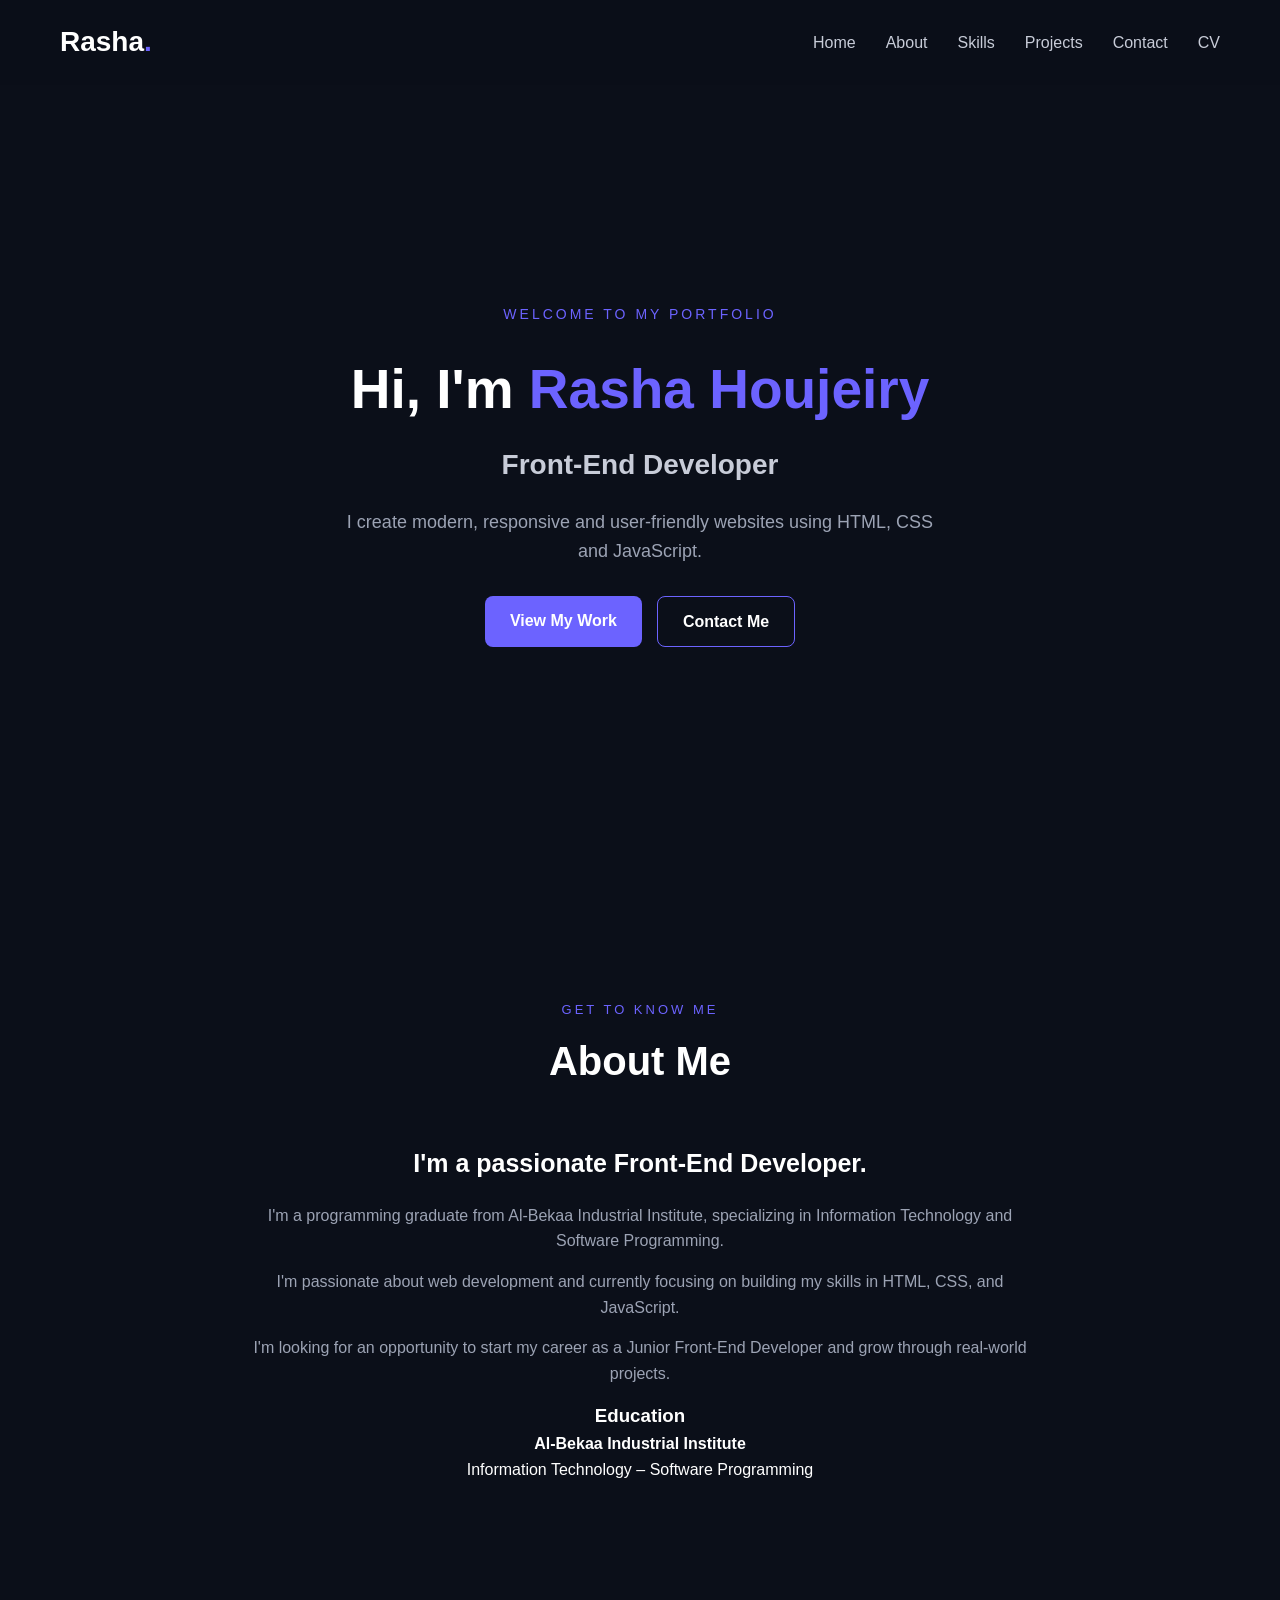
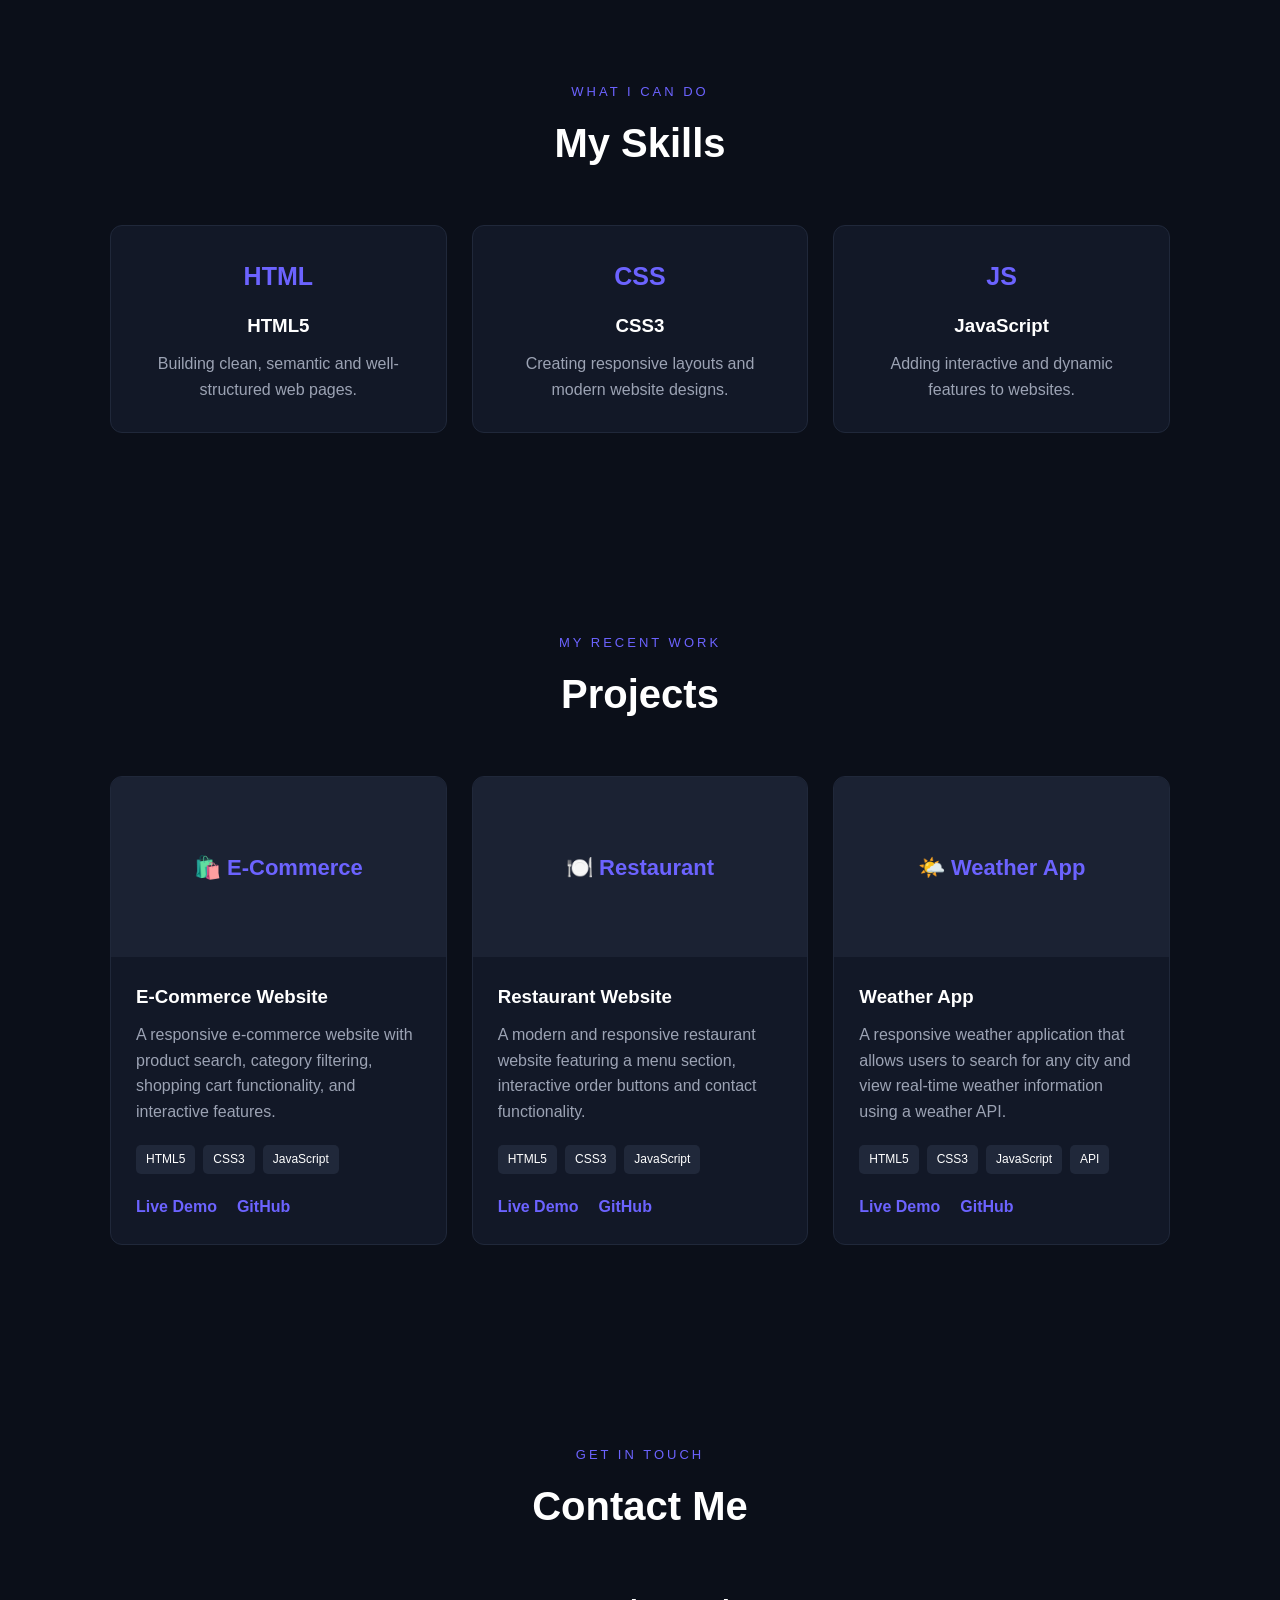
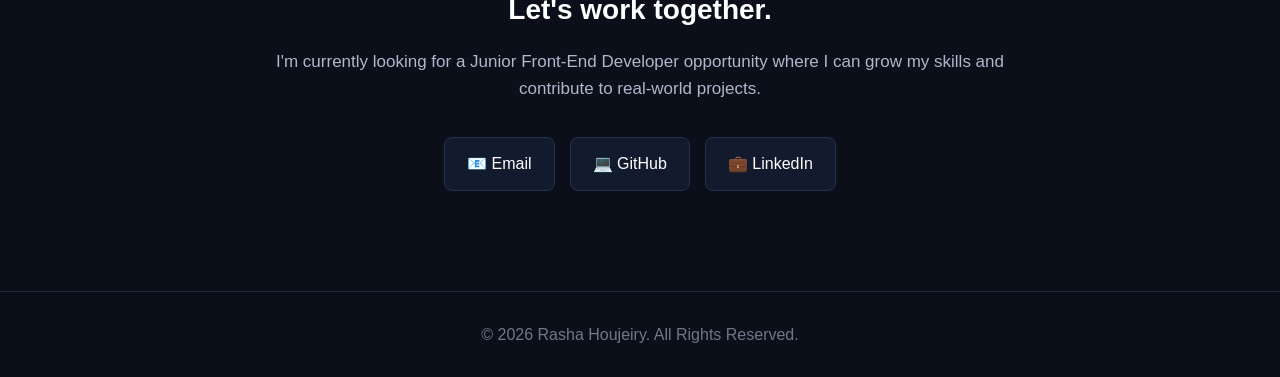
<file: index.html>
<!DOCTYPE html>
<html lang="en">
<head>
    <meta charset="UTF-8">
    <meta name="viewport" content="width=device-width, initial-scale=1.0">
    <title>Rasha Houjeiry | Front-End Developer</title>
    <link rel="stylesheet" href="style.css">
</head>
<body>
    
    <header>
        <nav class="navbar">
            <a href="#" class="logo">Rasha<span>.</span></a>
            <ul class="nav-links">
                <li><a href="#home">Home</a></li>
                <li><a href="#about">About</a></li>
                <li><a href="#skills">Skills</a></li>
                <li><a href="#projects">Projects</a></li>
                <li><a href="#contact">Contact</a></li>
				<li><a href="Rasha-Houjeiry-CV.pdf" target="_blank">CV</a></li>
				
            </ul>
        </nav>
    </header>
 
    <main>
        <section id="home" class="hero">
            <div class="hero-content">
                <p class="small-title">WELCOME TO MY PORTFOLIO</p>
                <h1>
                    Hi, I'm <span>Rasha Houjeiry</span>
                </h1>
                <h2>Front-End Developer</h2>
                <p class="hero-description">
                    I create modern, responsive and user-friendly websites
                    using HTML, CSS and JavaScript.
                </p>
                <div class="hero-buttons">
                    <a href="#projects" class="btn primary-btn">
                        View My Work
                    </a>
                    <a href="#contact" class="btn secondary-btn">
                        Contact Me
                    </a>
                </div>
            </div>
        </section>
 
        <section id="about" class="section">

    <div class="section-title">
        <p>GET TO KNOW ME</p>
        <h2>About Me</h2>
    </div>

    <div class="about-content">

        <div class="about-text">

            <h3>I'm a passionate Front-End Developer.</h3>

            <p>
                I'm a programming graduate from Al-Bekaa Industrial Institute,
                specializing in Information Technology and Software Programming.
            </p>

            <p>
                I'm passionate about web development and currently focusing on
                building my skills in HTML, CSS, and JavaScript.
            </p>

            <p>
                I'm looking for an opportunity to start my career as a Junior
                Front-End Developer and grow through real-world projects.
            </p>

        </div>

        <div class="education">

            <h3>Education</h3>

            <div class="education-card">
                <h4>Al-Bekaa Industrial Institute</h4>
                <p>Information Technology – Software Programming</p>
            </div>

        </div>

    </div>

</section>
         
    
        <section id="skills" class="section skills-section">

    <div class="section-title">
        <p>WHAT I CAN DO</p>
        <h2>My Skills</h2>
    </div>

    <div class="skills-container">

        <div class="skill-card">
            <div class="skill-icon">HTML</div>
            <h3>HTML5</h3>
            <p>
                Building clean, semantic and well-structured web pages.
            </p>
        </div>

        <div class="skill-card">
            <div class="skill-icon">CSS</div>
            <h3>CSS3</h3>
            <p>
                Creating responsive layouts and modern website designs.
            </p>
        </div>

        <div class="skill-card">
            <div class="skill-icon">JS</div>
            <h3>JavaScript</h3>
            <p>
                Adding interactive and dynamic features to websites.
            </p>
        </div>

    </div>

</section>
    
        <section id="projects" class="section">
            <div class="section-title">
                <p>MY RECENT WORK</p>
                <h2>Projects</h2>
            </div>
            <div class="projects-container">
               <article class="project-card">

    <div class="project-image">
        <span>🛍️ E-Commerce</span>
    </div>

    <div class="project-content">

        <h3>E-Commerce Website</h3>

        <p>
            A responsive e-commerce website with product search,
            category filtering, shopping cart functionality,
            and interactive features.
        </p>

        <div class="project-tech">
            <span>HTML5</span>
            <span>CSS3</span>
            <span>JavaScript</span>
        </div>

        <div class="project-links">

          <a href="https://rasha-2002.github.io/ecommerce-website/" target="_blank">
    Live Demo
</a>

<a href="https://github.com/rasha-2002/ecommerce-website" target="_blank">
    GitHub
</a>

        </div>

    </div>

</article>
                <!-- Restaurant Project -->
<article class="project-card">

    <div class="project-image">
        <span>🍽️ Restaurant</span>
    </div>

    <div class="project-content">

        <h3>Restaurant Website</h3>

        <p>
            A modern and responsive restaurant website featuring
            a menu section, interactive order buttons and
            contact functionality.
        </p>

        <div class="project-tech">
            <span>HTML5</span>
            <span>CSS3</span>
            <span>JavaScript</span>
        </div>

        <div class="project-links">

            <a href="https://rasha-2002.github.io/restaurant-website/" target="_blank">
    Live Demo
</a>

<a href="https://github.com/rasha-2002/restaurant-website" target="_blank">
    GitHub
</a>

        </div>

    </div>

</article>
                <!-- Weather App Project -->
<article class="project-card">

    <div class="project-image">
        <span>🌤️ Weather App</span>
    </div>

    <div class="project-content">

        <h3>Weather App</h3>

        <p>
            A responsive weather application that allows users
            to search for any city and view real-time weather
            information using a weather API.
        </p>

        <div class="project-tech">
            <span>HTML5</span>
            <span>CSS3</span>
            <span>JavaScript</span>
            <span>API</span>
        </div>

        <div class="project-links">

           <a href="https://rasha-2002.github.io/weather-app/" target="_blank">
    Live Demo
</a>

<a href="https://github.com/rasha-2002/weather-app" target="_blank">
    GitHub
</a>

        </div>

    </div>

</article>
            </div>
        </section>
       
        <!-- Contact -->
<section id="contact" class="section contact-section">

    <div class="section-title">
        <p>GET IN TOUCH</p>
        <h2>Contact Me</h2>
    </div>

    <div class="contact-content">

        <div class="contact-text">

            <h3>Let's work together.</h3>

            <p>
                I'm currently looking for a Junior Front-End Developer
                opportunity where I can grow my skills and contribute
                to real-world projects.
            </p>

        </div>


        <div class="contact-links">

            <a href="mailto:rashahujeiry555@gmail.com">
                📧 Email
            </a>

           <a href="https://github.com/rasha-2002" target="_blank">
    💻 GitHub
</a>

            <a href="https://www.linkedin.com/in/rasha-houjeiry-08b381431" target="_blank">
    💼 LinkedIn
</a>

        </div>

    </div>

</section>
    </main>

    <footer>
        <p>
            © 2026 Rasha Houjeiry. All Rights Reserved.
        </p>
    </footer>
    <script src="script.js"></script>
</body>
</html>
</file>
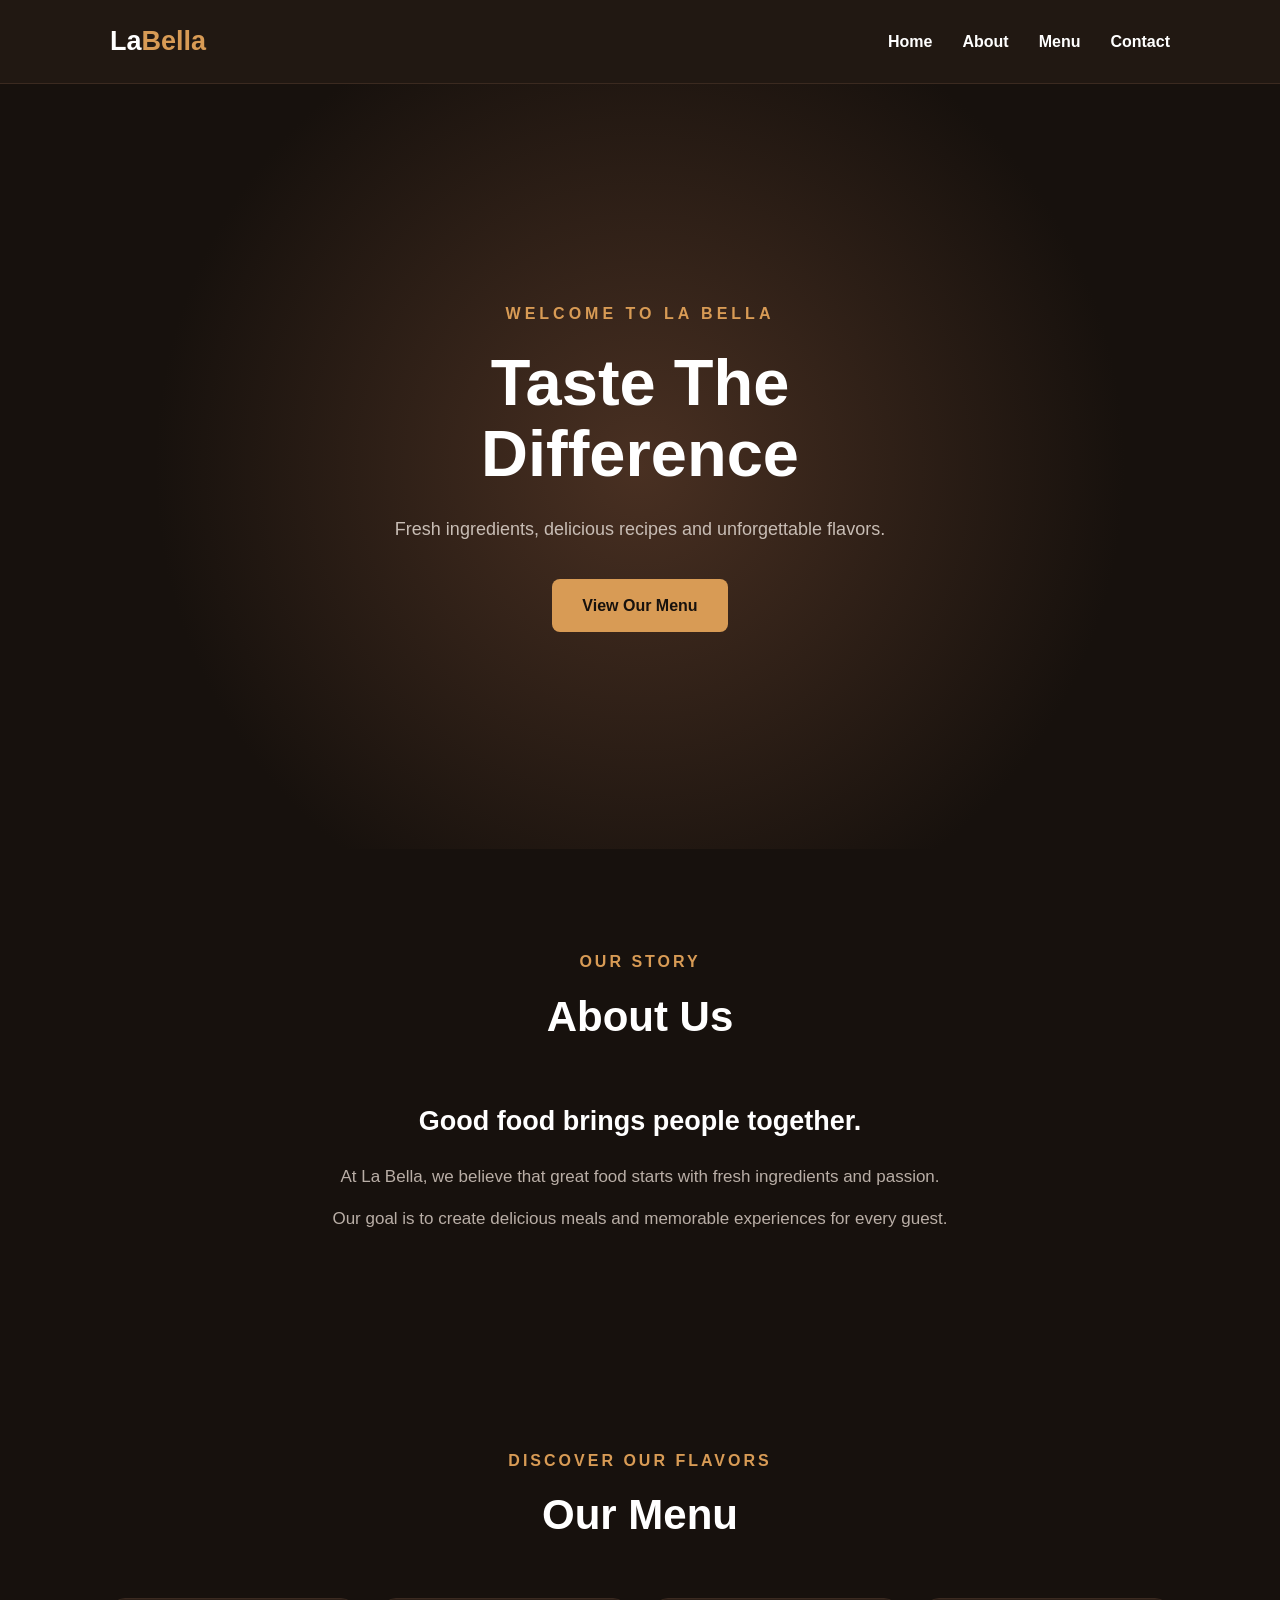
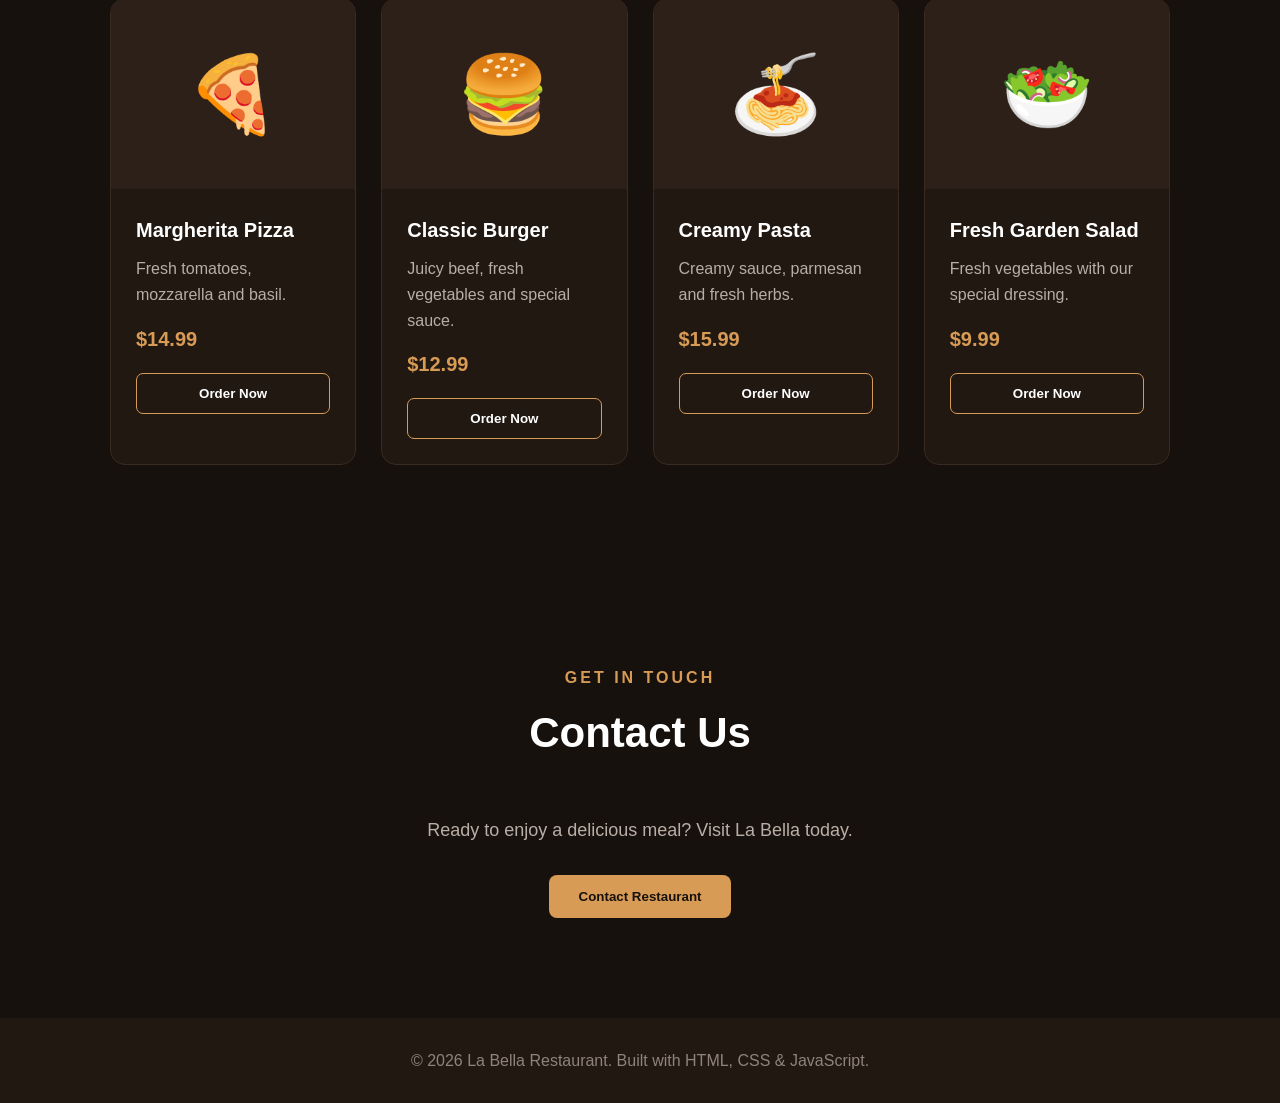
<file: projects/restaurant/index.html>
<!DOCTYPE html>
<html lang="en">

<head>
    <meta charset="UTF-8">
    <meta name="viewport" content="width=device-width, initial-scale=1.0">

    <title>La Bella | Restaurant</title>

    <link rel="stylesheet" href="style.css">
</head>

<body>

    <!-- Navigation -->
    <header>
        <nav class="navbar">

            <a href="#" class="logo">
                La<span>Bella</span>
            </a>

            <ul class="nav-links">
                <li><a href="#home">Home</a></li>
                <li><a href="#about">About</a></li>
                <li><a href="#menu">Menu</a></li>
                <li><a href="#contact">Contact</a></li>
            </ul>

        </nav>
    </header>


    <!-- Hero -->
    <section id="home" class="hero">

        <div class="hero-content">

            <p>WELCOME TO LA BELLA</p>

            <h1>
                Taste The
                <br>
                Difference
            </h1>

            <p>
                Fresh ingredients, delicious recipes and
                unforgettable flavors.
            </p>

            <a href="#menu" class="btn">
                View Our Menu
            </a>

        </div>

    </section>


    <!-- About -->
    <section id="about" class="about section">

        <div class="section-title">
            <p>OUR STORY</p>
            <h2>About Us</h2>
        </div>

        <div class="about-content">

            <div class="about-text">

                <h3>Good food brings people together.</h3>

                <p>
                    At La Bella, we believe that great food starts
                    with fresh ingredients and passion.
                </p>

                <p>
                    Our goal is to create delicious meals and
                    memorable experiences for every guest.
                </p>

            </div>

        </div>

    </section>


    <!-- Menu -->
    <section id="menu" class="menu section">

        <div class="section-title">

            <p>DISCOVER OUR FLAVORS</p>

            <h2>Our Menu</h2>

        </div>


        <div class="menu-container">


            <!-- Pizza -->
            <article class="menu-card">

                <div class="food-image">
                    🍕
                </div>

                <div class="menu-info">

                    <h3>Margherita Pizza</h3>

                    <p>
                        Fresh tomatoes, mozzarella and basil.
                    </p>

                    <span class="price">
                        $14.99
                    </span>

                    <button
                        class="order-btn"
                        onclick="orderFood('Margherita Pizza')">
                        Order Now
                    </button>

                </div>

            </article>


            <!-- Burger -->
            <article class="menu-card">

                <div class="food-image">
                    🍔
                </div>

                <div class="menu-info">

                    <h3>Classic Burger</h3>

                    <p>
                        Juicy beef, fresh vegetables and special sauce.
                    </p>

                    <span class="price">
                        $12.99
                    </span>

                    <button
                        class="order-btn"
                        onclick="orderFood('Classic Burger')">
                        Order Now
                    </button>

                </div>

            </article>


            <!-- Pasta -->
            <article class="menu-card">

                <div class="food-image">
                    🍝
                </div>

                <div class="menu-info">

                    <h3>Creamy Pasta</h3>

                    <p>
                        Creamy sauce, parmesan and fresh herbs.
                    </p>

                    <span class="price">
                        $15.99
                    </span>

                    <button
                        class="order-btn"
                        onclick="orderFood('Creamy Pasta')">
                        Order Now
                    </button>

                </div>

            </article>


            <!-- Salad -->
            <article class="menu-card">

                <div class="food-image">
                    🥗
                </div>

                <div class="menu-info">

                    <h3>Fresh Garden Salad</h3>

                    <p>
                        Fresh vegetables with our special dressing.
                    </p>

                    <span class="price">
                        $9.99
                    </span>

                    <button
                        class="order-btn"
                        onclick="orderFood('Fresh Garden Salad')">
                        Order Now
                    </button>

                </div>

            </article>

        </div>

    </section>


    <!-- Contact -->
    <section id="contact" class="contact section">

        <div class="section-title">

            <p>GET IN TOUCH</p>

            <h2>Contact Us</h2>

        </div>

        <div class="contact-content">

            <p>
                Ready to enjoy a delicious meal?
                Visit La Bella today.
            </p>

            <button
                class="btn"
                onclick="showContact()">
                Contact Restaurant
            </button>

        </div>

    </section>


    <!-- Footer -->
    <footer>

        <p>
            © 2026 La Bella Restaurant.
            Built with HTML, CSS & JavaScript.
        </p>

    </footer>


    <script src="script.js"></script>

</body>

</html>
</file>
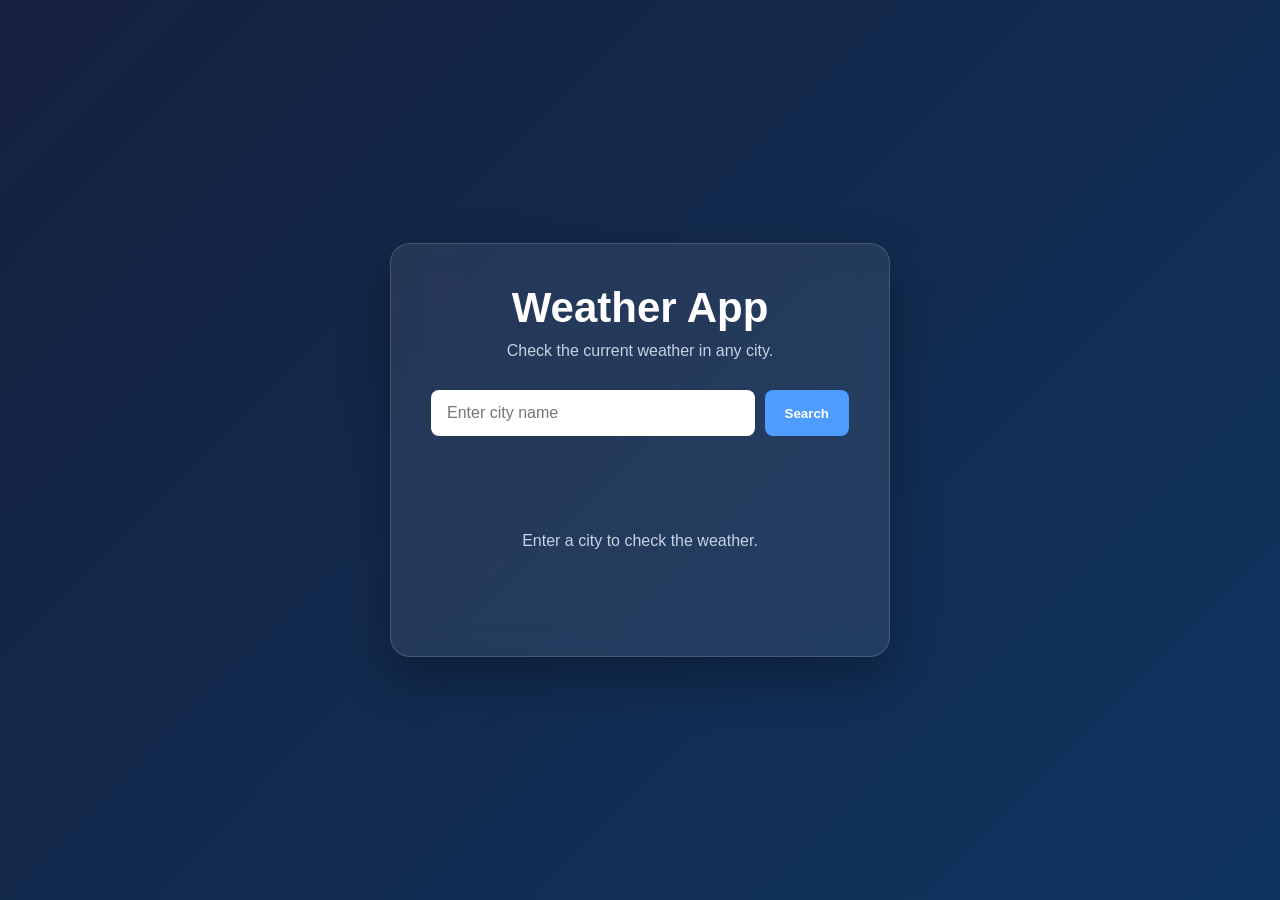
<file: projects/weather/index.html>
<!DOCTYPE html>
<html lang="en">

<head>
    <meta charset="UTF-8">
    <meta name="viewport" content="width=device-width, initial-scale=1.0">

    <title>Weather App</title>

    <link rel="stylesheet" href="style.css">
</head>

<body>

    <main class="weather-app">

        <div class="weather-card">

            <h1>Weather App</h1>

            <p class="subtitle">
                Check the current weather in any city.
            </p>

            <div class="search-box">

                <input
                    type="text"
                    id="city-input"
                    placeholder="Enter city name"
                >

                <button onclick="getWeather()">
                    Search
                </button>

            </div>

            <div id="weather-result">

                <p class="message">
                    Enter a city to check the weather.
                </p>

            </div>

        </div>

    </main>

    <script src="script.js"></script>

</body>

</html>
</file>
<file: style.css>
/* =========================
   GENERAL
========================= */
* {
    margin: 0;
    padding: 0;
    box-sizing: border-box;
}
html {
    scroll-behavior: smooth;
}
body {
    font-family: Arial, sans-serif;
    background: #0b0f19;
    color: #ffffff;
    line-height: 1.6;
}
a {
    text-decoration: none;
    color: inherit;
}
ul {
    list-style: none;
}
/* =========================
   NAVBAR
========================= */
header {
    position: fixed;
    top: 0;
    left: 0;
    width: 100%;
    background: rgba(11, 15, 25, 0.9);
    backdrop-filter: blur(10px);
    z-index: 1000;
}
.navbar {
    max-width: 1200px;
    margin: auto;
    padding: 20px;
    display: flex;
    justify-content: space-between;
    align-items: center;
}
.logo {
    font-size: 28px;
    font-weight: bold;
}
.logo span {
    color: #6c63ff;
}
.nav-links {
    display: flex;
    gap: 30px;
}
.nav-links a {
    color: #c8ccd8;
    transition: 0.3s;
}
.nav-links a:hover {
    color: #6c63ff;
}
/* =========================
   HERO
========================= */
.hero {
    min-height: 100vh;
    display: flex;
    align-items: center;
    justify-content: center;
    text-align: center;
    padding: 100px 20px 50px;
}
.hero-content {
    max-width: 800px;
}
.small-title {
    color: #6c63ff;
    font-size: 14px;
    letter-spacing: 3px;
    margin-bottom: 20px;
}
.hero h1 {
    font-size: 55px;
    margin-bottom: 10px;
}
.hero h1 span {
    color: #6c63ff;
}
.hero h2 {
    font-size: 28px;
    color: #c8ccd8;
    margin-bottom: 20px;
}
.hero-description {
    color: #9ca3b4;
    max-width: 600px;
    margin: 0 auto 30px;
    font-size: 18px;
}
.hero-buttons {
    display: flex;
    justify-content: center;
    gap: 15px;
}
/* =========================
   BUTTONS
========================= */
.btn {
    display: inline-block;
    padding: 12px 25px;
    border-radius: 8px;
    font-weight: bold;
    transition: 0.3s;
}
.primary-btn {
    background: #6c63ff;
}
.primary-btn:hover {
    transform: translateY(-3px);
}
.secondary-btn {
    border: 1px solid #6c63ff;
    color: #ffffff;
}
.secondary-btn:hover {
    background: #6c63ff;
}
/* =========================
   SECTIONS
========================= */
.section {
    max-width: 1100px;
    margin: auto;
    padding: 100px 20px;
}
.section-title {
    text-align: center;
    margin-bottom: 50px;
}
.section-title p {
    color: #6c63ff;
    font-size: 13px;
    letter-spacing: 3px;
}
.section-title h2 {
    font-size: 40px;
    margin-top: 8px;
}
/* =========================
   ABOUT
========================= */
.about-content {
    max-width: 800px;
    margin: auto;
    text-align: center;
}
.about-text h3 {
    font-size: 25px;
    margin-bottom: 20px;
}
.about-text p {
    color: #9ca3b4;
    margin-bottom: 15px;
}
/* =========================
   SKILLS
========================= */
.skills-container {
    display: grid;
    grid-template-columns: repeat(3, 1fr);
    gap: 25px;
}
.skill-card {
    background: #121827;
    border: 1px solid #20283a;
    border-radius: 12px;
    padding: 30px;
    text-align: center;
    transition: 0.3s;
}
.skill-card:hover {
    transform: translateY(-5px);
    border-color: #6c63ff;
}
.skill-icon {
    font-size: 25px;
    font-weight: bold;
    color: #6c63ff;
    margin-bottom: 15px;
}
.skill-card h3 {
    margin-bottom: 10px;
}
.skill-card p {
    color: #9ca3b4;
}
/* =========================
   PROJECTS
========================= */
.projects-container {
    display: grid;
    grid-template-columns: repeat(3, 1fr);
    gap: 25px;
}
.project-card {
    background: #121827;
    border: 1px solid #20283a;
    border-radius: 12px;
    overflow: hidden;
    transition: 0.3s;
}
.project-card:hover {
    transform: translateY(-5px);
    border-color: #6c63ff;
}
.project-image {
    height: 180px;
    background: #1b2233;
    display: flex;
    align-items: center;
    justify-content: center;
}
.project-image span {
    font-size: 22px;
    font-weight: bold;
    color: #6c63ff;
}
.project-content {
    padding: 25px;
}
.project-content h3 {
    margin-bottom: 10px;
}
.project-content p {
    color: #9ca3b4;
    margin-bottom: 20px;
}
.project-tech {
    display: flex;
    flex-wrap: wrap;
    gap: 8px;
    margin-bottom: 20px;
}
.project-tech span {
    background: #20283a;
    padding: 5px 10px;
    border-radius: 5px;
    font-size: 12px;
}
.project-links {
    display: flex;
    gap: 20px;
}
.project-links a {
    color: #6c63ff;
    font-weight: bold;
}
/* =========================
   Contact Section
========================= */

.contact-section {
    text-align: center;
}

.contact-content {
    max-width: 750px;
    margin: auto;
}

.contact-text h3 {
    font-size: 28px;
    margin-bottom: 15px;
}

.contact-text p {
    color: #aeb8cc;
    font-size: 17px;
    margin-bottom: 35px;
}

.contact-links {
    display: flex;
    justify-content: center;
    gap: 15px;
    flex-wrap: wrap;
}

.contact-links a {
    display: inline-block;
    padding: 13px 22px;
    border: 1px solid #26314d;
    border-radius: 8px;
    color: white;
    text-decoration: none;
    background: #121a2d;
    transition: 0.3s;
}

.contact-links a:hover {
    transform: translateY(-3px);
    border-color: #4f9cff;
    color: #4f9cff;
}
/* =========================
   FOOTER
========================= */
footer {
    text-align: center;
    padding: 30px 20px;
    border-top: 1px solid #20283a;
    color: #6f778a;
}
/* =========================
   RESPONSIVE
========================= */
@media (max-width: 800px) {
    .nav-links {
        gap: 15px;
        font-size: 14px;
    }
    .hero h1 {
        font-size: 40px;
    }
    .skills-container,
    .projects-container {
        grid-template-columns: 1fr;
    }
}
@media (max-width: 550px) {
    .navbar {
        flex-direction: column;
        gap: 15px;
    }
    .nav-links {
        gap: 12px;
        font-size: 13px;
    }
    .hero h1 {
        font-size: 34px;
    }
    .hero h2 {
        font-size: 22px;
    }
    .hero-buttons {
        flex-direction: column;
        align-items: center;
    }
    .btn {
        width: 200px;
    }
}
</file>
<file: projects/restaurant/style.css>
* {
    margin: 0;
    padding: 0;
    box-sizing: border-box;
}

html {
    scroll-behavior: smooth;
}

body {
    font-family: Arial, sans-serif;
    background: #17110d;
    color: #ffffff;
    line-height: 1.6;
}


/* =========================
   Navigation
========================= */

header {
    position: sticky;
    top: 0;
    z-index: 1000;
    background: #211812;
    border-bottom: 1px solid #3b2a20;
}

.navbar {
    max-width: 1100px;
    margin: auto;
    padding: 20px;
    display: flex;
    justify-content: space-between;
    align-items: center;
}

.logo {
    color: #ffffff;
    text-decoration: none;
    font-size: 27px;
    font-weight: bold;
}

.logo span {
    color: #d89b55;
}

.nav-links {
    display: flex;
    gap: 30px;
    list-style: none;
}

.nav-links a {
    color: #ffffff;
    text-decoration: none;
    font-weight: bold;
    transition: 0.3s;
}

.nav-links a:hover {
    color: #d89b55;
}


/* =========================
   Hero
========================= */

.hero {
    min-height: 85vh;
    display: flex;
    justify-content: center;
    align-items: center;
    text-align: center;
    padding: 70px 20px;

    background:
        radial-gradient(circle at center, #493022, #17110d 65%);
}

.hero-content {
    max-width: 800px;
}

.hero-content > p:first-child {
    color: #d89b55;
    font-weight: bold;
    letter-spacing: 4px;
    margin-bottom: 20px;
}

.hero h1 {
    font-size: 65px;
    line-height: 1.1;
    margin-bottom: 25px;
}

.hero-content > p:nth-of-type(2) {
    color: #c8bdb5;
    font-size: 18px;
    margin-bottom: 35px;
}

.btn {
    display: inline-block;
    padding: 14px 30px;
    background: #d89b55;
    color: #17110d;
    text-decoration: none;
    border-radius: 8px;
    font-weight: bold;
    border: none;
    cursor: pointer;
    transition: 0.3s;
}

.btn:hover {
    transform: translateY(-3px);
    background: #efb876;
}


/* =========================
   Sections
========================= */

.section {
    max-width: 1100px;
    margin: auto;
    padding: 100px 20px;
}

.section-title {
    text-align: center;
    margin-bottom: 50px;
}

.section-title p {
    color: #d89b55;
    font-weight: bold;
    letter-spacing: 3px;
    margin-bottom: 8px;
}

.section-title h2 {
    font-size: 42px;
}


/* =========================
   About
========================= */

.about-content {
    max-width: 750px;
    margin: auto;
    text-align: center;
}

.about-text h3 {
    font-size: 27px;
    margin-bottom: 20px;
}

.about-text p {
    color: #b9aea6;
    margin-bottom: 15px;
    font-size: 17px;
}


/* =========================
   Menu
========================= */

.menu-container {
    display: grid;
    grid-template-columns: repeat(4, 1fr);
    gap: 25px;
}

.menu-card {
    background: #211812;
    border: 1px solid #3b2a20;
    border-radius: 15px;
    overflow: hidden;
    transition: 0.3s;
}

.menu-card:hover {
    transform: translateY(-8px);
    border-color: #d89b55;
}

.food-image {
    height: 190px;
    background: #2d2018;
    display: flex;
    justify-content: center;
    align-items: center;
    font-size: 75px;
}

.menu-info {
    padding: 25px;
}

.menu-info h3 {
    font-size: 20px;
    margin-bottom: 10px;
}

.menu-info p {
    color: #b9aea6;
    margin-bottom: 15px;
}

.price {
    display: block;
    color: #d89b55;
    font-size: 20px;
    font-weight: bold;
    margin-bottom: 18px;
}

.order-btn {
    width: 100%;
    padding: 12px;
    border: 1px solid #d89b55;
    border-radius: 7px;
    background: transparent;
    color: #ffffff;
    font-weight: bold;
    cursor: pointer;
    transition: 0.3s;
}

.order-btn:hover {
    background: #d89b55;
    color: #17110d;
}


/* =========================
   Contact
========================= */

.contact {
    text-align: center;
}

.contact-content {
    max-width: 650px;
    margin: auto;
}

.contact-content p {
    color: #b9aea6;
    font-size: 18px;
    margin-bottom: 30px;
}


/* =========================
   Footer
========================= */

footer {
    text-align: center;
    padding: 30px 20px;
    background: #211812;
    color: #8f837b;
}


/* =========================
   Responsive
========================= */

@media (max-width: 900px) {

    .menu-container {
        grid-template-columns: repeat(2, 1fr);
    }

    .hero h1 {
        font-size: 50px;
    }
}


@media (max-width: 600px) {

    .navbar {
        flex-direction: column;
        gap: 20px;
    }

    .nav-links {
        gap: 15px;
        flex-wrap: wrap;
        justify-content: center;
    }

    .menu-container {
        grid-template-columns: 1fr;
    }

    .hero h1 {
        font-size: 40px;
    }

    .section-title h2 {
        font-size: 34px;
    }
}
</file>
<file: projects/weather/style.css>
* {
    margin: 0;
    padding: 0;
    box-sizing: border-box;
}

body {
    font-family: Arial, sans-serif;
    min-height: 100vh;

    background:
        linear-gradient(135deg, #16213e, #0f3460);

    color: white;
}


/* =========================
   Weather App
========================= */

.weather-app {
    min-height: 100vh;

    display: flex;
    justify-content: center;
    align-items: center;

    padding: 20px;
}


/* =========================
   Weather Card
========================= */

.weather-card {
    width: 100%;
    max-width: 500px;

    padding: 40px;

    text-align: center;

    background: rgba(255, 255, 255, 0.08);

    border: 1px solid rgba(255, 255, 255, 0.15);

    border-radius: 20px;

    backdrop-filter: blur(15px);

    box-shadow:
        0 20px 50px rgba(0, 0, 0, 0.3);
}


/* =========================
   Title
========================= */

.weather-card h1 {
    font-size: 42px;
    margin-bottom: 10px;
}

.subtitle {
    color: #c7d2e3;
    margin-bottom: 30px;
}


/* =========================
   Search
========================= */

.search-box {
    display: flex;
    gap: 10px;
    margin-bottom: 30px;
}

.search-box input {
    flex: 1;

    padding: 14px 16px;

    border: none;
    border-radius: 8px;

    outline: none;

    font-size: 16px;
}

.search-box button {
    padding: 14px 20px;

    border: none;
    border-radius: 8px;

    background: #4f9cff;
    color: white;

    font-weight: bold;

    cursor: pointer;

    transition: 0.3s;
}

.search-box button:hover {
    background: #327fe0;
    transform: translateY(-2px);
}


/* =========================
   Weather Result
========================= */

#weather-result {
    min-height: 150px;

    display: flex;
    justify-content: center;
    align-items: center;
}

.message {
    color: #c7d2e3;
}


/* =========================
   Responsive
========================= */

@media (max-width: 600px) {

    .weather-card {
        padding: 30px 20px;
    }

    .weather-card h1 {
        font-size: 34px;
    }

    .search-box {
        flex-direction: column;
    }

    .search-box button {
        width: 100%;
    }
}
</file>
